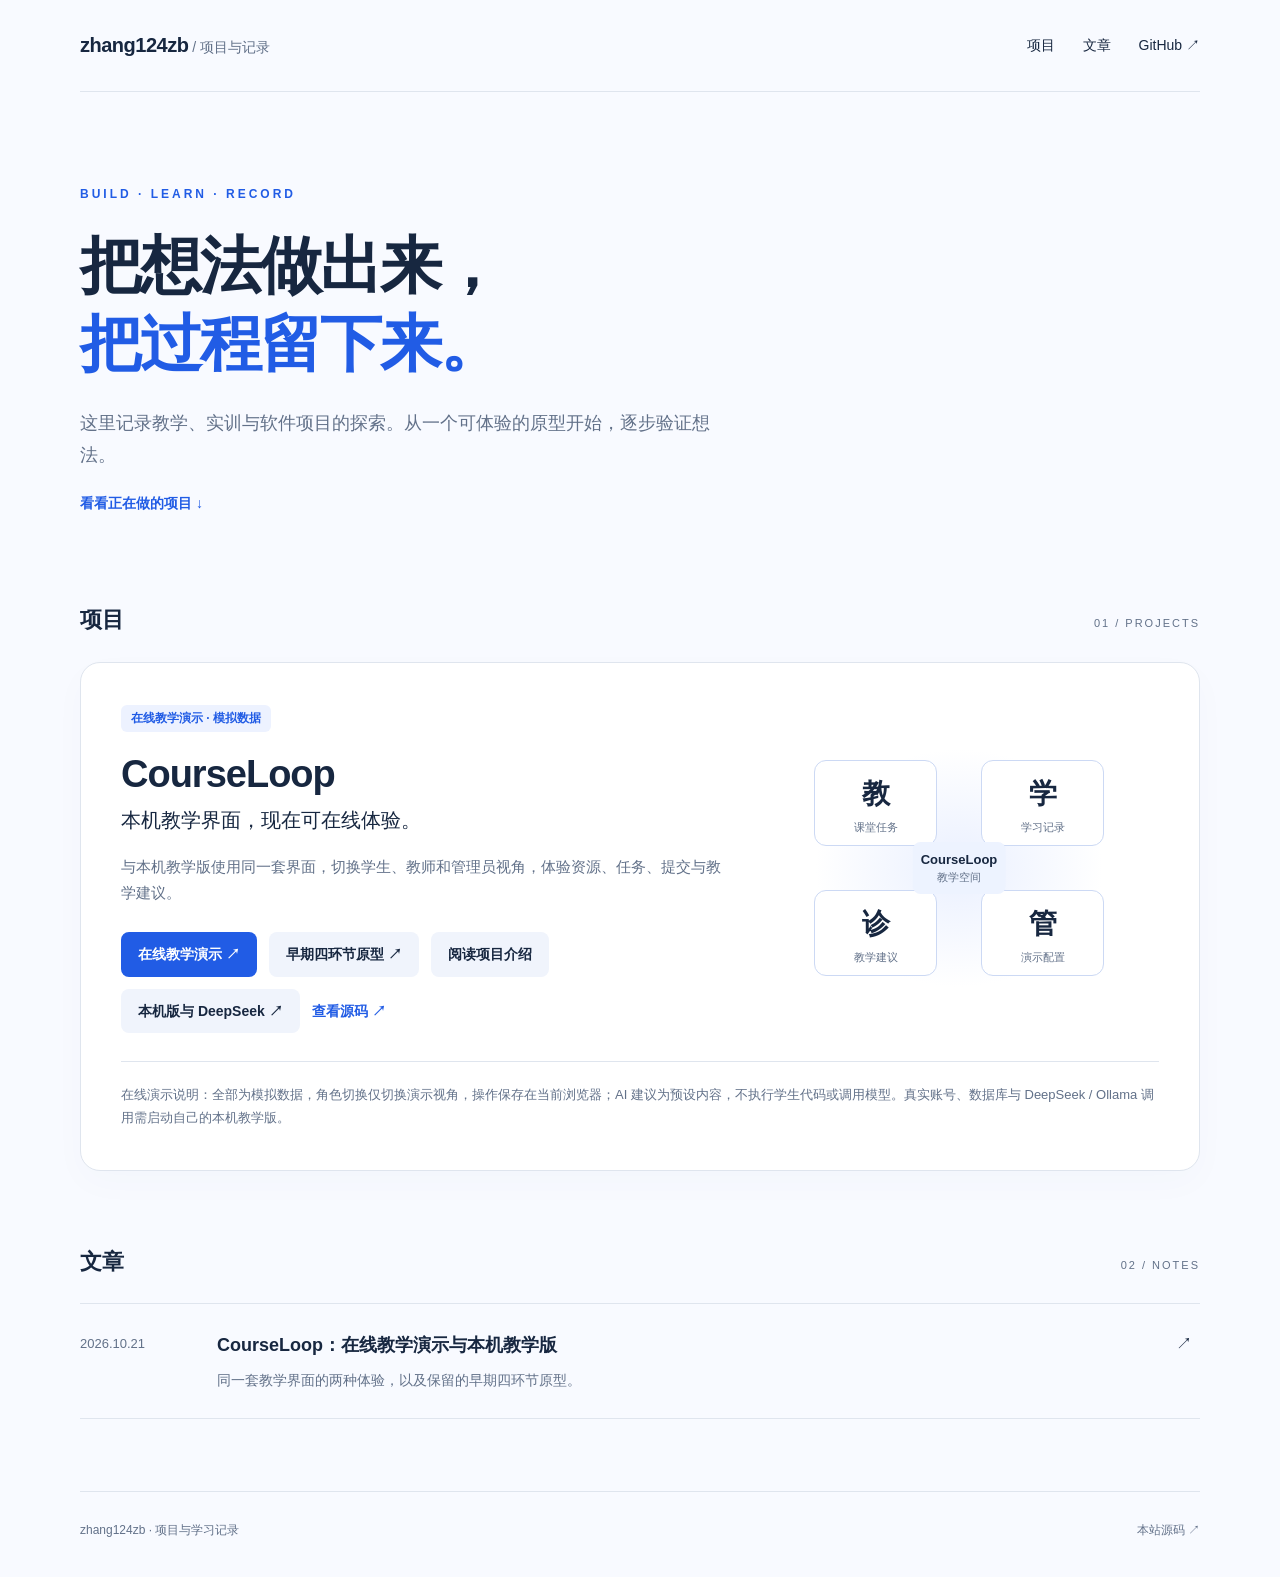
<file: public/index.html>
<!doctype html>
<html lang="zh-CN">
<head>
  <meta charset="utf-8">
  <meta name="viewport" content="width=device-width, initial-scale=1">
  <meta name="description" content="zhang124zb 的项目与学习记录。CourseLoop 在线教学演示采用本机教学版界面，全部使用模拟数据，并保留早期四环节原型。">
  <title>zhang124zb · 项目与记录</title>
  <link rel="stylesheet" href="styles.css">
</head>
<body>
  <a class="skip" href="#main">跳到正文</a>
  <header class="site-header wrap"><a class="brand" href="./">zhang124zb<span> / 项目与记录</span></a><nav aria-label="主导航"><a href="#projects">项目</a><a href="#notes">文章</a><a href="https://github.com/zhang124zb">GitHub ↗</a></nav></header>
  <main id="main" class="wrap">
    <section class="hero"><p class="eyebrow">BUILD · LEARN · RECORD</p><h1>把想法做出来，<br><span>把过程留下来。</span></h1><p class="intro">这里记录教学、实训与软件项目的探索。从一个可体验的原型开始，逐步验证想法。</p><a class="text-link" href="#projects">看看正在做的项目 ↓</a></section>
    <section id="projects" aria-labelledby="projects-title"><div class="section-heading"><h2 id="projects-title">项目</h2><span>01 / PROJECTS</span></div><article class="project-card"><div class="project-main"><span class="badge">在线教学演示 · 模拟数据</span><h3>CourseLoop</h3><p class="subtitle">本机教学界面，现在可在线体验。</p><p>与本机教学版使用同一套界面，切换学生、教师和管理员视角，体验资源、任务、提交与教学建议。</p><div class="actions"><a class="button" href="/course-loop/">在线教学演示 ↗</a><a class="button secondary" href="/course-loop/prototype/">早期四环节原型 ↗</a><a class="button secondary" href="posts/course-loop-prototype.html">阅读项目介绍</a><a class="button secondary" href="/course-loop/local.html">本机版与 DeepSeek ↗</a><a class="text-link" href="https://github.com/zhang124zb/course-loop">查看源码 ↗</a></div></div><div class="loop-visual" aria-label="在线教学演示：课堂任务、学习记录、教学建议与演示配置"><span>教<small>课堂任务</small></span><span>学<small>学习记录</small></span><span>诊<small>教学建议</small></span><span>管<small>演示配置</small></span><b>CourseLoop<br><small>教学空间</small></b></div><p class="prototype-note">在线演示说明：全部为模拟数据，角色切换仅切换演示视角，操作保存在当前浏览器；AI 建议为预设内容，不执行学生代码或调用模型。真实账号、数据库与 DeepSeek / Ollama 调用需启动自己的本机教学版。</p></article></section>
    <section id="notes" aria-labelledby="notes-title"><div class="section-heading"><h2 id="notes-title">文章</h2><span>02 / NOTES</span></div><a class="article-row" href="posts/course-loop-prototype.html"><time datetime="2026-10-21">2026.10.21</time><div><h3>CourseLoop：在线教学演示与本机教学版</h3><p>同一套教学界面的两种体验，以及保留的早期四环节原型。</p></div><span aria-hidden="true">↗</span></a></section>
  </main><footer class="site-footer wrap"><span>zhang124zb · 项目与学习记录</span><a href="https://github.com/zhang124zb/zhang124zb.github.io">本站源码 ↗</a></footer>
</body>
</html>
</file>
<file: public/styles.css>
:root{color-scheme:light;--ink:#172740;--muted:#627189;--blue:#215ce5;--line:#dfe5ee;--paper:#f8faff}*{box-sizing:border-box}html{scroll-behavior:smooth;scroll-padding-top:24px}body{margin:0;background:var(--paper);color:var(--ink);font:16px/1.75 -apple-system,BlinkMacSystemFont,"Segoe UI","Microsoft YaHei",sans-serif}a{color:inherit;text-decoration:none}a:hover{color:var(--blue)}a:focus-visible{outline:3px solid var(--blue);outline-offset:5px}h1,h2,h3,p{margin-top:0}.wrap{width:min(1120px,calc(100% - 64px));margin-inline:auto}.site-header{min-height:92px;display:flex;align-items:center;justify-content:space-between;border-bottom:1px solid var(--line);gap:24px}.brand{font-size:20px;font-weight:750;letter-spacing:-.5px}.brand span{color:var(--muted);font-size:14px;font-weight:400;letter-spacing:0}.site-header nav{display:flex;gap:28px;font-size:14px}.hero{padding:92px 0 84px;max-width:780px}.eyebrow{font-size:12px;letter-spacing:3px;color:var(--blue);font-weight:700;margin-bottom:22px}h1{font-size:clamp(38px,5vw,62px);line-height:1.25;letter-spacing:-2px;margin-bottom:26px}h1 span{color:var(--blue)}.intro{font-size:18px;color:var(--muted);max-width:630px}.text-link{font-size:14px;font-weight:650;color:var(--blue)}section[id]{margin-bottom:72px}.section-heading{display:flex;align-items:baseline;justify-content:space-between;margin-bottom:22px}.section-heading h2{font-size:22px;margin:0}.section-heading>span{font-size:11px;letter-spacing:2px;color:var(--muted)}.project-card{border:1px solid var(--line);border-radius:20px;background:white;padding:40px;display:grid;grid-template-columns:1.5fr 1fr;gap:28px 38px;box-shadow:0 12px 35px #24456c06}.badge{display:inline-block;background:#edf2ff;color:var(--blue);border-radius:6px;font-size:12px;font-weight:700;padding:3px 10px}.project-main h3{font-size:38px;letter-spacing:-1px;margin:18px 0 4px;line-height:1.3}.subtitle{font-size:20px;margin-bottom:16px}.project-main>p:not(.subtitle){color:var(--muted);font-size:15px}.actions{display:flex;gap:12px;align-items:center;flex-wrap:wrap;margin-top:26px}.button{display:inline-block;padding:10px 17px;background:var(--blue);color:white;border-radius:8px;font-size:14px;font-weight:650}.button:hover{background:#1749be;color:white}.button.secondary{background:#f0f4fc;color:var(--ink)}.button.secondary:hover{background:#e3ebfa}.loop-visual{background:radial-gradient(ellipse,#eaf0ff 0,transparent 70%);display:grid;grid-template-columns:1fr 1fr;grid-template-rows:1fr 1fr;position:relative;gap:44px;align-self:center;max-width:290px;width:100%;margin:auto;padding:12px 0}.loop-visual>span{display:block;text-align:center;border:1px solid #ccd9f4;background:#fff;border-radius:12px;font-size:28px;font-weight:750;padding:8px}.loop-visual small{display:block;font-size:11px;font-weight:400;color:var(--muted)}.loop-visual>b{position:absolute;left:50%;top:50%;transform:translate(-50%,-50%);text-align:center;font-size:13px;line-height:1.5;background:#edf3ff;border-radius:8px;padding:8px;white-space:nowrap}.prototype-note{grid-column:1/-1;margin:0;padding-top:22px;border-top:1px solid var(--line);font-size:13px;color:var(--muted)}.article-row{display:grid;grid-template-columns:115px 1fr 24px;gap:22px;align-items:start;border-top:1px solid var(--line);border-bottom:1px solid var(--line);padding:26px 0}.article-row time{color:var(--muted);font-size:13px;padding-top:3px}.article-row h3{font-size:18px;margin:0 0 6px}.article-row p{color:var(--muted);font-size:14px;margin:0}.site-footer{display:flex;justify-content:space-between;gap:20px;padding:28px 0 36px;border-top:1px solid var(--line);font-size:12px;color:var(--muted)}.skip{position:absolute;top:-100px;left:24px;padding:10px;background:white;z-index:20}.skip:focus{top:12px}.article{max-width:780px;padding:54px 0 70px}.article h1{font-size:38px;letter-spacing:-1px;line-height:1.45;margin:18px 0}.article time{font-size:13px;color:var(--muted)}.article h2{font-size:23px;margin-top:40px}.article p,.article li{color:#45546b}.article ul,.article ol{padding-left:24px}.article li{margin:10px 0}.article a{color:var(--blue);text-decoration:underline;text-underline-offset:3px}.article .notice{border-left:3px solid var(--blue);padding:16px 20px;background:#edf2ff;border-radius:0 8px 8px 0;margin:26px 0}.article .notice p{margin:0}.article .actions a{text-decoration:none}.article .button{color:white}.article .button.secondary{color:var(--ink)}@media(max-width:720px){.wrap{width:calc(100% - 36px)}.site-header{min-height:80px;flex-wrap:wrap;padding:18px 0;gap:12px}.brand span{display:none}.site-header nav{gap:18px;font-size:13px}.hero{padding:60px 0 52px}h1{letter-spacing:-1px}.intro{font-size:16px}.project-card{padding:24px;grid-template-columns:1fr}.loop-visual{min-height:235px}.project-main h3{font-size:32px}.subtitle{font-size:18px}.article-row{grid-template-columns:1fr 20px;gap:10px}.article-row time{grid-column:1/-1}.article-row div{min-width:0}.article-row h3{font-size:17px}.section-heading>span{font-size:10px}section[id]{margin-bottom:48px}.site-footer{flex-wrap:wrap}.article{padding-top:32px}.article h1{font-size:29px}.article h2{font-size:21px}}
@media(prefers-reduced-motion:reduce){html{scroll-behavior:auto}}
</file>
